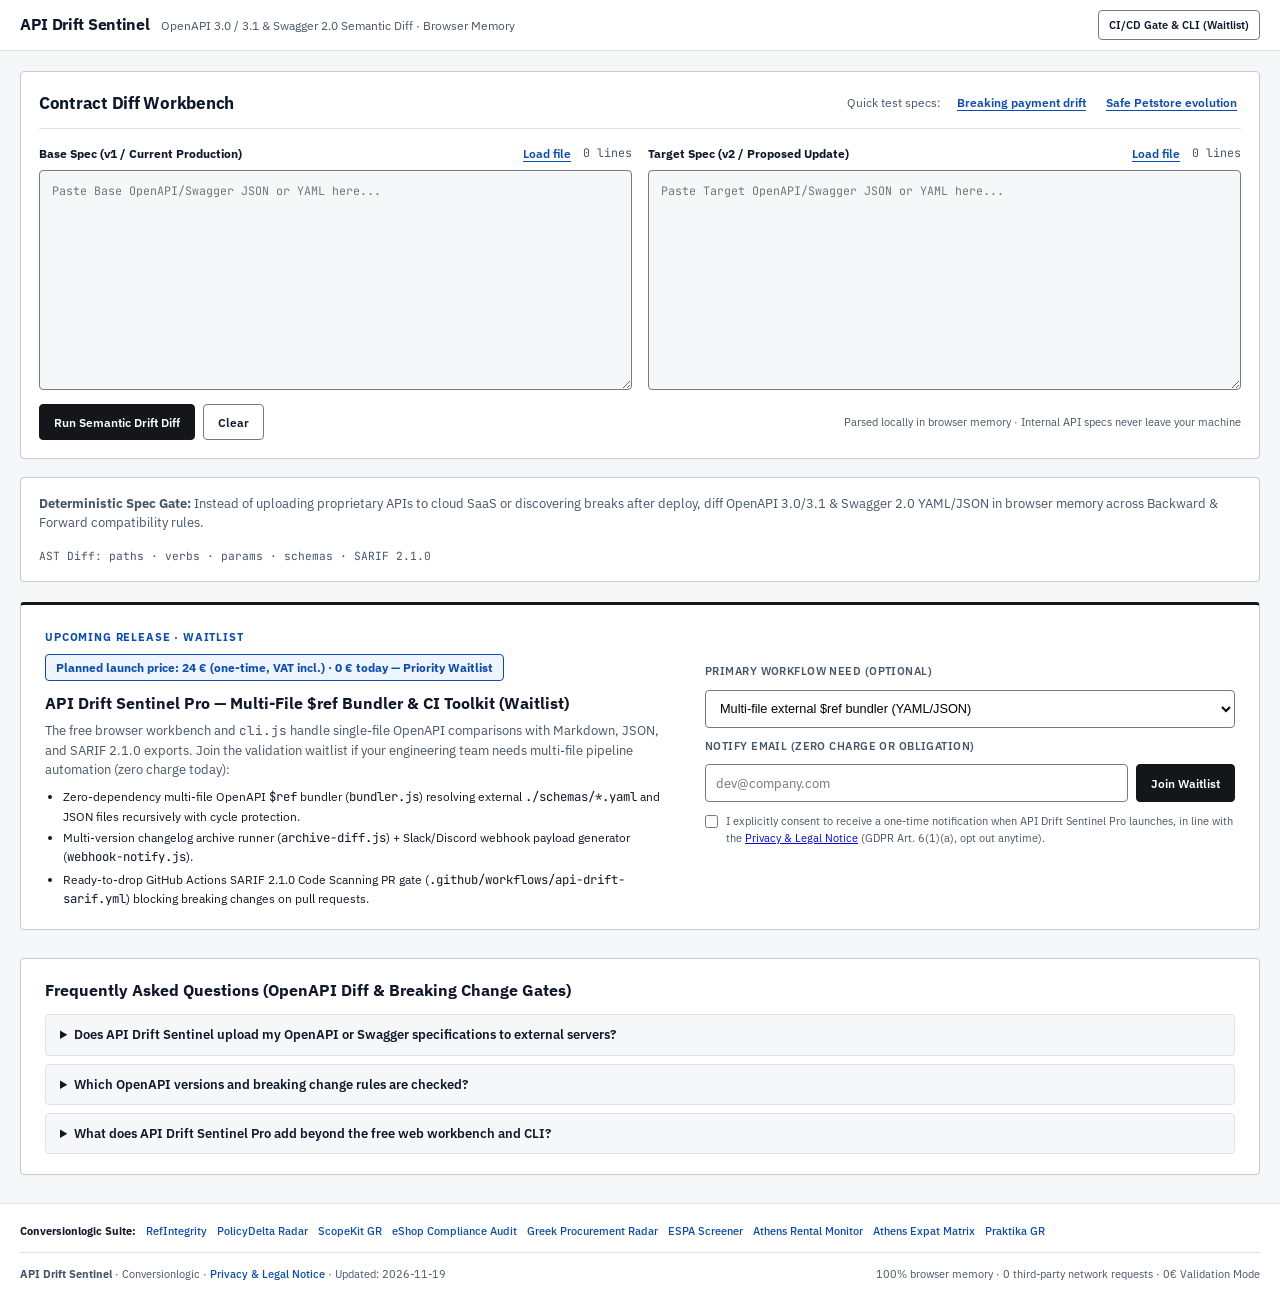
<file: index.html>
<!DOCTYPE html>
<html lang="en">
<head>
  <meta http-equiv="Content-Security-Policy" content="default-src 'none'; script-src 'self'; style-src 'self'; img-src 'self' data:; font-src 'self'; connect-src https://conversionlogic-waitlist.conversionlogic.workers.dev; base-uri 'none'; form-action 'self' https://conversionlogic-waitlist.conversionlogic.workers.dev">
  <meta charset="UTF-8" />
  <meta name="viewport" content="width=device-width, initial-scale=1.0" />
  <meta name="google-site-verification" content="TbQiOlV9inpmQskmAp9DLlirtIKnQA6jMJTxacC56JY" />
  <meta name="robots" content="index, follow" />
  <title>API Drift Sentinel — OpenAPI 3.1 &amp; Swagger Breaking Change Diff Workbench</title>
  <meta name="description" content="Free local-first OpenAPI 3.0/3.1 and Swagger 2.0 breaking change detector. Parse YAML 1.2 and JSON ASTs in browser memory, verify backward and forward schema compatibility, and export Markdown, JSON, or SARIF 2.1.0." />
  <link rel="canonical" href="https://mitsaken.github.io/api-drift-sentinel/" />
  <meta property="og:type" content="website" />
  <meta property="og:site_name" content="Conversionlogic" />
  <meta property="og:title" content="API Drift Sentinel — OpenAPI &amp; Swagger Breaking Change Detector" />
  <meta property="og:description" content="Detect breaking API contract drift, removed endpoints, enum narrowing, and required-field mutations across OpenAPI 3.0/3.1 &amp; Swagger 2.0 directly in browser memory." />
  <meta property="og:url" content="https://mitsaken.github.io/api-drift-sentinel/" />
  <meta name="twitter:card" content="summary" />
  <meta name="twitter:title" content="API Drift Sentinel — OpenAPI Breaking Change Workbench" />
  <meta name="twitter:description" content="Zero-upload semantic AST diff for OpenAPI 3.0/3.1 &amp; Swagger 2.0 with YAML 1.2 parsing and SARIF 2.1.0 export." />
  <script type="application/ld+json">
  {
    "@context": "https://schema.org",
    "@graph": [
      {
        "@type": "SoftwareApplication",
        "name": "API Drift Sentinel",
        "applicationCategory": "DeveloperApplication",
        "operatingSystem": "Web Browser",
        "url": "https://mitsaken.github.io/api-drift-sentinel/",
        "description": "Local-first semantic AST diff workbench for OpenAPI 3.0, 3.1, and Swagger 2.0 specs with self-hosted YAML 1.2 parsing, backward and forward compatibility rules, SemVer guidance, and SARIF 2.1.0 export.",
        "offers": {
          "@type": "Offer",
          "price": "0",
          "priceCurrency": "EUR"
        },
        "publisher": {
          "@type": "Organization",
          "name": "Conversionlogic"
        }
      },
      {
        "@type": "FAQPage",
        "mainEntity": [
          {
            "@type": "Question",
            "name": "Does API Drift Sentinel upload my OpenAPI or Swagger specifications to external servers?",
            "acceptedAnswer": {
              "@type": "Answer",
              "text": "No. Specification parsing, internal $ref resolution, and AST diffing execute strictly inside your local browser memory with zero backend upload and zero third-party network requests."
            }
          },
          {
            "@type": "Question",
            "name": "Which OpenAPI versions and breaking change rules are checked?",
            "acceptedAnswer": {
              "@type": "Answer",
              "text": "API Drift Sentinel supports OpenAPI 3.0, OpenAPI 3.1 (including type-null union equivalence), and Swagger 2.0 in JSON or YAML 1.2. It checks removed paths and methods, security schemes, request/response media types, asymmetric enum mutations, allOf/oneOf/anyOf composition, and readOnly/writeOnly rules."
            }
          },
          {
            "@type": "Question",
            "name": "What does API Drift Sentinel Pro add beyond the free web workbench and CLI?",
            "acceptedAnswer": {
              "@type": "Answer",
              "text": "The free web app and cli.js handle single-file specs with Markdown, JSON, and SARIF 2.1.0 output. API Drift Sentinel Pro (planned 24 EUR one-time launch price, currently 0 EUR Priority Waitlist) adds a zero-dependency multi-file $ref bundler for split YAML/JSON folders, multi-version changelog archive tooling, Slack/Discord webhook payload formatting, and GitHub Actions SARIF PR gates."
            }
          }
        ]
      }
    ]
  }
  </script>
  <link rel="stylesheet" href="styles.css" />
</head>
<body>

  <!-- COMPACT 50px HEADER -->
  <header class="site-header no-print">
    <div class="header-inner">
      <div class="brand-lockup">
        <a href="#" class="brand-title">API Drift Sentinel</a>
        <span class="brand-subtitle">OpenAPI 3.0 / 3.1 &amp; Swagger 2.0 Semantic Diff · Browser Memory</span>
      </div>
      <div class="header-actions">
        <a href="#pro-waitlist" class="btn btn-secondary btn-sm">CI/CD Gate &amp; CLI (Waitlist)</a>
      </div>
    </div>
  </header>

  <main class="workbench-main">

    <!-- SPEC INPUTS -->
    <section class="spec-panel no-print" aria-label="OpenAPI spec comparison workbench">
      <div class="spec-bar">
        <h1 class="workbench-h1">Contract Diff Workbench</h1>
        <div class="samples-row">
          <span>Quick test specs:</span>
          <button type="button" class="text-action" data-sample="breaking">Breaking payment drift</button>
          <button type="button" class="text-action" data-sample="non_breaking">Safe Petstore evolution</button>
        </div>
      </div>

      <div class="specs-grid">
        <div class="spec-col">
          <div class="spec-col-head">
            <label for="specAInput" class="spec-label">Base Spec (v1 / Current Production)</label>
            <div class="spec-meta tnum">
              <label for="fileSpecA" class="text-action pointer">Load file</label>
              <input type="file" id="fileSpecA" accept=".json,.yaml,.yml" hidden />
              <span id="lenSpecA" class="mono">0 lines</span>
            </div>
          </div>
          <textarea id="specAInput" class="spec-textarea" rows="10" placeholder="Paste Base OpenAPI/Swagger JSON or YAML here..."></textarea>
        </div>

        <div class="spec-col">
          <div class="spec-col-head">
            <label for="specBInput" class="spec-label">Target Spec (v2 / Proposed Update)</label>
            <div class="spec-meta tnum">
              <label for="fileSpecB" class="text-action pointer">Load file</label>
              <input type="file" id="fileSpecB" accept=".json,.yaml,.yml" hidden />
              <span id="lenSpecB" class="mono">0 lines</span>
            </div>
          </div>
          <textarea id="specBInput" class="spec-textarea" rows="10" placeholder="Paste Target OpenAPI/Swagger JSON or YAML here..."></textarea>
        </div>
      </div>

      <div class="actions-bar">
        <div class="btn-group-wrap">
          <button type="button" id="runDiffBtn" class="btn btn-carbon">Run Semantic Drift Diff</button>
          <button type="button" id="clearSpecsBtn" class="btn btn-secondary">Clear</button>
        </div>
        <span class="muted-xs">
          Parsed locally in browser memory · Internal API specs never leave your machine
        </span>
      </div>
    </section>

    <!-- EMPTY NOTE BEFORE FIRST RUN -->
    <div id="emptyStateNote" class="empty-note no-print">
      <span><strong>Deterministic Spec Gate:</strong> Instead of uploading proprietary APIs to cloud SaaS or discovering breaks after deploy, diff OpenAPI 3.0/3.1 &amp; Swagger 2.0 YAML/JSON in browser memory across Backward &amp; Forward compatibility rules.</span>
      <span class="mono muted-xs">AST Diff: paths · verbs · params · schemas · SARIF 2.1.0</span>
    </div>

    <div class="print-only">
      <h1 class="workbench-h1">API Drift Sentinel — Breaking Change Report</h1>
      <p class="muted-sm">Client-side semantic AST comparison report</p>
    </div>

    <!-- RESULTS WORKBENCH -->
    <section id="resultsSection" class="results-section" hidden aria-label="Diff analysis results">

      <div id="sampleDemoBanner" class="callout callout-sample no-print" hidden>
        <strong>Sample Demo Dataset:</strong> Displaying semantic diff output for built-in test OpenAPI specs. Paste your own v1 and v2 specifications above to audit live contracts.
      </div>

      <div id="breakingAlertBanner" class="callout callout-breaking" hidden>
        <div>
          <div class="callout-title">Breaking Changes Detected — Major SemVer Increment Required</div>
          <p class="muted-sm mt-1">This diff contains contract mutations that may break existing SDKs or client consumers.</p>
        </div>
        <button type="button" id="btn-inspect-breaking" class="btn btn-secondary btn-sm no-print">Filter Breaking Only</button>
      </div>

      <!-- Summary Strip -->
      <div class="metrics-strip tnum">
        <div class="metric-cell">
          <div class="metric-label">Stability Score</div>
          <div id="scoreValue" class="metric-val">--</div>
          <div id="scoreLabel" class="metric-sub">Awaiting diff</div>
        </div>
        <div class="metric-cell" id="breakingCard">
          <div class="metric-label">Breaking Changes</div>
          <div id="statBreaking" class="metric-val is-fail">--</div>
          <div id="statBreakingSub" class="metric-sub">Pending diff</div>
        </div>
        <div class="metric-cell">
          <div class="metric-label">Non-Breaking</div>
          <div id="statNonBreaking" class="metric-val">--</div>
          <div class="metric-sub">Backward-compatible additions</div>
        </div>
        <div class="metric-cell">
          <div class="metric-label">Recommended SemVer</div>
          <div id="statSemVer" class="metric-val">--</div>
          <div id="statSemVerSub" class="metric-sub">Pending diff</div>
        </div>
      </div>

      <!-- Filter & Export Bar -->
      <div class="toolbar no-print">
        <div class="filter-group tnum">
          <button type="button" id="filter-ALL" class="filter-btn is-active" data-filter="ALL">All (<span id="count-ALL">0</span>)</button>
          <button type="button" id="filter-BREAKING" class="filter-btn" data-filter="BREAKING">Breaking (<span id="count-BREAKING">0</span>)</button>
          <button type="button" id="filter-NON_BREAKING" class="filter-btn" data-filter="NON_BREAKING">Non-Breaking (<span id="count-NON_BREAKING">0</span>)</button>
        </div>
        <div class="export-group">
          <button type="button" id="btn-dl-md" class="btn btn-secondary btn-sm">Export Changelog (.md)</button>
          <button type="button" id="btn-dl-json" class="btn btn-secondary btn-sm">Export JSON</button>
          <button type="button" id="btn-dl-sarif" class="btn btn-secondary btn-sm">Export SARIF</button>
          <button type="button" id="btn-print" class="btn btn-carbon btn-sm">Print / PDF</button>
        </div>
      </div>

      <!-- Split Rail + Carbon Diff Output -->
      <div class="diff-split">
        <aside class="endpoint-rail no-print" aria-label="Affected contract paths">
          <div class="rail-head">Affected Paths</div>
          <div id="endpointRailList" class="endpoint-list"></div>
        </aside>

        <div class="carbon-diff-pane">
          <div class="carbon-pane-head">
            <span class="mono">SEMANTIC DIFF STREAM</span>
            <span id="paneSummaryMeta" class="mono tnum">0 items</span>
          </div>
          <div id="changesContainer" class="diff-list"></div>
        </div>
      </div>

    </section>

  </main>

  <!-- STATIC WAITLIST SECTION (0-EUR VALIDATION MODE) -->
  <section id="pro-waitlist" class="waitlist-section no-print" aria-labelledby="waitlist-heading">
    <div class="waitlist-card">
      <div>
        <span class="kicker">Upcoming Release · Waitlist</span>
        <div><span class="price-badge-pill">Planned launch price: 24 € (one-time, VAT incl.) · 0 € today — Priority Waitlist</span></div>
        <h2 id="waitlist-heading" class="waitlist-title">API Drift Sentinel Pro — Multi-File $ref Bundler &amp; CI Toolkit (Waitlist)</h2>
        <p class="waitlist-desc">
          The free browser workbench and <span class="mono">cli.js</span> handle single-file OpenAPI comparisons with Markdown, JSON, and SARIF 2.1.0 exports. Join the validation waitlist if your engineering team needs multi-file pipeline automation (zero charge today):
        </p>
        <ul class="waitlist-features">
          <li>Zero-dependency multi-file OpenAPI <span class="mono">$ref</span> bundler (<span class="mono">bundler.js</span>) resolving external <span class="mono">./schemas/*.yaml</span> and JSON files recursively with cycle protection.</li>
          <li>Multi-version changelog archive runner (<span class="mono">archive-diff.js</span>) + Slack/Discord webhook payload generator (<span class="mono">webhook-notify.js</span>).</li>
          <li>Ready-to-drop GitHub Actions SARIF 2.1.0 Code Scanning PR gate (<span class="mono">.github/workflows/api-drift-sarif.yml</span>) blocking breaking changes on pull requests.</li>
        </ul>
      </div>

      <form id="proWaitlistForm" class="waitlist-form" data-project="api-drift-sentinel" novalidate>
        <label for="proWaitlistAdvice" class="field-label">Primary workflow need (optional)</label>
        <select id="proWaitlistAdvice" class="field-input">
          <option value="multifile_ref_bundler">Multi-file external $ref bundler (YAML/JSON)</option>
          <option value="github_actions_sarif">GitHub Actions SARIF 2.1.0 PR gate</option>
          <option value="archive_webhooks">Multi-version changelog archive &amp; Slack/Discord webhooks</option>
        </select>
        <label for="proWaitlistEmail" class="field-label">Notify email (zero charge or obligation)</label>
        <div class="waitlist-input-row">
          <input type="email" id="proWaitlistEmail" class="field-input" placeholder="dev@company.com" required />
          <button type="submit" id="proWaitlistSubmit" class="btn btn-carbon">Join Waitlist</button>
        </div>
        <label class="waitlist-consent">
          <input type="checkbox" id="proWaitlistConsent" required />
          <span>I explicitly consent to receive a one-time notification when API Drift Sentinel Pro launches, in line with the <a href="privacy.html">Privacy &amp; Legal Notice</a> (GDPR Art. 6(1)(a), opt out anytime).</span>
        </label>
        <p id="proWaitlistMsg" class="waitlist-msg" role="status" aria-live="polite"></p>
      </form>
    </div>
  </section>

  <!-- FAQ SECTION -->
  <section class="faq-section no-print" aria-label="Frequently Asked Questions">
    <div class="faq-card">
      <h2 class="faq-heading">Frequently Asked Questions (OpenAPI Diff &amp; Breaking Change Gates)</h2>
      <div class="faq-list">
        <details class="faq-item">
          <summary>Does API Drift Sentinel upload my OpenAPI or Swagger specifications to external servers?</summary>
          <p>No. Specification parsing, internal <span class="mono">$ref</span> resolution, and AST diffing execute strictly inside your local browser memory with zero backend upload and zero third-party network requests.</p>
        </details>
        <details class="faq-item">
          <summary>Which OpenAPI versions and breaking change rules are checked?</summary>
          <p>API Drift Sentinel supports OpenAPI 3.0, OpenAPI 3.1 (including type-null union equivalence), and Swagger 2.0 in JSON or YAML 1.2. It checks removed paths and methods, security schemes, request/response media types, asymmetric enum mutations, <span class="mono">allOf</span>/<span class="mono">oneOf</span>/<span class="mono">anyOf</span> composition, and <span class="mono">readOnly</span>/<span class="mono">writeOnly</span> rules.</p>
        </details>
        <details class="faq-item">
          <summary>What does API Drift Sentinel Pro add beyond the free web workbench and CLI?</summary>
          <p>The free web app and <span class="mono">cli.js</span> handle single-file specs with Markdown, JSON, and SARIF 2.1.0 output. API Drift Sentinel Pro (planned 24 EUR one-time launch price, currently 0 EUR Priority Waitlist) adds a zero-dependency multi-file <span class="mono">$ref</span> bundler for split YAML/JSON folders, multi-version changelog archive tooling, Slack/Discord webhook payload formatting, and GitHub Actions SARIF PR gates.</p>
        </details>
      </div>
    </div>
  </section>

  <!-- FOOTER -->
  <footer class="site-footer no-print">
    <nav class="footer-tools-nav" aria-label="Conversionlogic Developer and Audit Suite">
      <strong>Conversionlogic Suite:</strong>
      <a class="footer-tool-link" href="https://mitsaken.github.io/refintegrity/" target="_blank" rel="noopener noreferrer">RefIntegrity</a>
      <a class="footer-tool-link" href="https://mitsaken.github.io/policydelta-radar/" target="_blank" rel="noopener noreferrer">PolicyDelta Radar</a>
      <a class="footer-tool-link" href="https://scopekit-gr.pages.dev/" target="_blank" rel="noopener noreferrer">ScopeKit GR</a>
      <a class="footer-tool-link" href="https://eshop-compliance-doctor.pages.dev/" target="_blank" rel="noopener noreferrer">eShop Compliance Audit</a>
      <a class="footer-tool-link" href="https://greek-procurement-radar.pages.dev/" target="_blank" rel="noopener noreferrer">Greek Procurement Radar</a>
      <a class="footer-tool-link" href="https://espa-screener-gr.pages.dev/" target="_blank" rel="noopener noreferrer">ESPA Screener</a>
      <a class="footer-tool-link" href="https://athens-rental-monitor.pages.dev/" target="_blank" rel="noopener noreferrer">Athens Rental Monitor</a>
      <a class="footer-tool-link" href="https://athens-relocation-matrix.pages.dev/" target="_blank" rel="noopener noreferrer">Athens Expat Matrix</a>
      <a class="footer-tool-link" href="https://praktika-gr.pages.dev/" target="_blank" rel="noopener noreferrer">Praktika GR</a>
    </nav>
    <div class="footer-inner">
      <span><strong>API Drift Sentinel</strong> · Conversionlogic · <a href="privacy.html" class="footer-tool-link">Privacy &amp; Legal Notice</a> · Updated: 2026-11-19</span>
      <span>100% browser memory · 0 third-party network requests · 0€ Validation Mode</span>
    </div>
  </footer>

  <script src="engine.js"></script>
  <script src="app.js"></script>
</body>
</html>
</file>
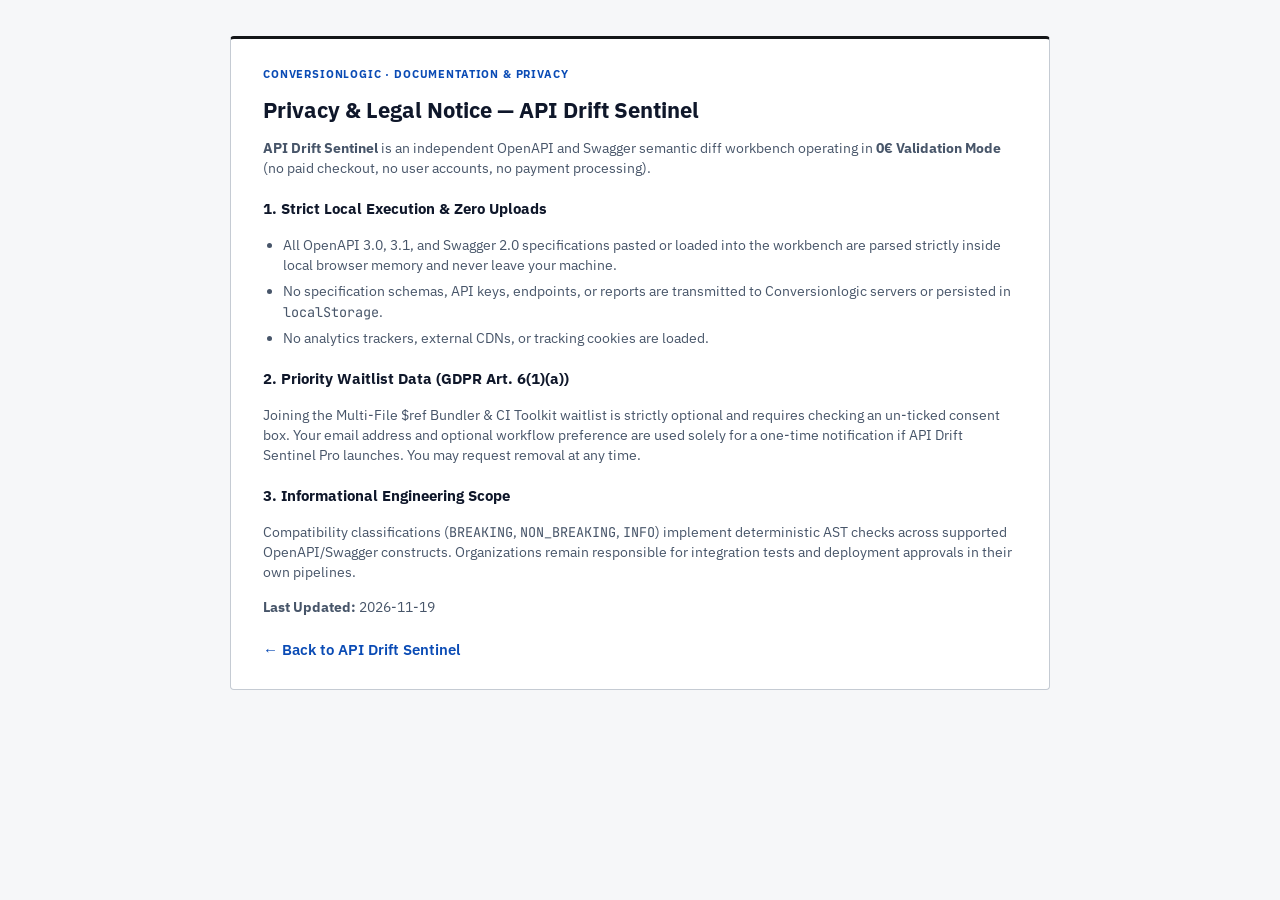
<file: privacy.html>
<!DOCTYPE html>
<html lang="en">
<head>
  <meta http-equiv="Content-Security-Policy" content="default-src 'none'; script-src 'self'; style-src 'self'; img-src 'self' data:; font-src 'self'; connect-src 'none'; base-uri 'none'; form-action 'none'">
  <meta charset="UTF-8" />
  <meta name="viewport" content="width=device-width, initial-scale=1.0" />
  <title>Privacy &amp; Legal Notice | API Drift Sentinel</title>
  <meta name="description" content="Privacy notice, 100% browser memory guarantee, GDPR Art. 6(1)(a) waitlist terms, and informational scope for API Drift Sentinel." />
  <link rel="canonical" href="https://mitsaken.github.io/api-drift-sentinel/privacy.html" />
  <link rel="stylesheet" href="styles.css" />
</head>
<body>
  <main class="legal-card">
    <span class="kicker">Conversionlogic · Documentation &amp; Privacy</span>
    <h1>Privacy &amp; Legal Notice — API Drift Sentinel</h1>
    <p><strong>API Drift Sentinel</strong> is an independent OpenAPI and Swagger semantic diff workbench operating in <strong>0€ Validation Mode</strong> (no paid checkout, no user accounts, no payment processing).</p>

    <h2>1. Strict Local Execution &amp; Zero Uploads</h2>
    <ul>
      <li>All OpenAPI 3.0, 3.1, and Swagger 2.0 specifications pasted or loaded into the workbench are parsed strictly inside local browser memory and never leave your machine.</li>
      <li>No specification schemas, API keys, endpoints, or reports are transmitted to Conversionlogic servers or persisted in <span class="mono">localStorage</span>.</li>
      <li>No analytics trackers, external CDNs, or tracking cookies are loaded.</li>
    </ul>

    <h2>2. Priority Waitlist Data (GDPR Art. 6(1)(a))</h2>
    <p>Joining the Multi-File $ref Bundler &amp; CI Toolkit waitlist is strictly optional and requires checking an un-ticked consent box. Your email address and optional workflow preference are used solely for a one-time notification if API Drift Sentinel Pro launches. You may request removal at any time.</p>

    <h2>3. Informational Engineering Scope</h2>
    <p>Compatibility classifications (<span class="mono">BREAKING</span>, <span class="mono">NON_BREAKING</span>, <span class="mono">INFO</span>) implement deterministic AST checks across supported OpenAPI/Swagger constructs. Organizations remain responsible for integration tests and deployment approvals in their own pipelines.</p>

    <p><strong>Last Updated:</strong> 2026-11-19</p>
    <a href="./" class="legal-back">&larr; Back to API Drift Sentinel</a>
  </main>
</body>
</html>
</file>
<file: styles.css>
/* API Drift Sentinel — Stripe / GitHub PR Contract Diff Workbench */

@font-face {
  font-family: "IBM Plex Sans Local";
  src: url("./assets/fonts/ibm-plex-sans-var.woff2") format("woff2");
  font-weight: 100 700;
  font-style: normal;
  font-display: swap;
}

@font-face {
  font-family: "JetBrains Mono Local";
  src: url("./assets/fonts/jetbrains-mono-var.woff2") format("woff2");
  font-weight: 100 700;
  font-style: normal;
  font-display: swap;
}

:root {
  color-scheme: light;
  --bg-canvas: #F6F7F9;
  --bg-surface: #FFFFFF;
  --bg-subtle: #EDF0F4;
  --ink-primary: #0F172A;
  --ink-muted: #475569;
  --hairline: #DFE2E7;
  --hairline-strong: #C5CBD3;
  --control-border: #767B85;
  --carbon: #141619;
  --carbon-hover: #24282E;
  --carbon-border: #2D323A;
  --carbon-text: #E2E8F0;
  --carbon-muted: #9AA4B2;
  --diff-add: #7EE2A8;
  --diff-del: #FF9AA2;
  --diff-mod: #F5C77A;
  --focus-blue: #0A4BB5;
  --accent: #0A4BB5;
  --accent-soft: #EFF5FF;
  --pass: #065F46;
  --pass-bg: #ECFDF5;
  --pass-border: #A7F3D0;
  --warn: #92400E;
  --warn-bg: #FFFBEB;
  --warn-border: #FDE68A;
  --fail: #991B1B;
  --fail-bg: #FEF2F2;
  --fail-border: #FECACA;
  --radius: 4px;
  --font-sans: "IBM Plex Sans Local", -apple-system, BlinkMacSystemFont, "Segoe UI", Roboto, sans-serif;
  --font-mono: "JetBrains Mono Local", ui-monospace, SFMono-Regular, Menlo, Consolas, monospace;
}

*, *::before, *::after {
  box-sizing: border-box;
  margin: 0;
  padding: 0;
}

html {
  font-size: 15px;
  -webkit-text-size-adjust: 100%;
  scroll-behavior: smooth;
}

body {
  font-family: var(--font-sans);
  background: var(--bg-canvas);
  color: var(--ink-primary);
  line-height: 1.5;
  min-height: 100vh;
  display: flex;
  flex-direction: column;
  -webkit-font-smoothing: antialiased;
}

.tnum { font-variant-numeric: tabular-nums; }
.mono { font-family: var(--font-mono); }

button, input, textarea { font-family: inherit; color: inherit; }

button:focus-visible,
a:focus-visible,
input:focus-visible,
textarea:focus-visible {
  outline: 2px solid var(--focus-blue);
  outline-offset: 2px;
}

[hidden] { display: none !important; }

/* Compact Header (48px) */
.site-header {
  background: var(--bg-surface);
  border-bottom: 1px solid var(--hairline);
}

.header-inner {
  max-width: 1360px;
  margin: 0 auto;
  padding: 0 20px;
  min-height: 50px;
  display: flex;
  align-items: center;
  justify-content: space-between;
  gap: 16px;
  flex-wrap: wrap;
}

.brand-lockup {
  display: flex;
  align-items: baseline;
  gap: 12px;
  flex-wrap: wrap;
}

.brand-title {
  font-size: 1.05rem;
  font-weight: 700;
  letter-spacing: -0.02em;
  color: var(--ink-primary);
  text-decoration: none;
}

.brand-subtitle {
  font-size: 0.78rem;
  color: var(--ink-muted);
}

.header-actions {
  display: flex;
  align-items: center;
  gap: 8px;
}

/* Buttons */
.btn {
  display: inline-flex;
  align-items: center;
  justify-content: center;
  gap: 6px;
  min-height: 36px;
  padding: 0 14px;
  border-radius: var(--radius);
  font-size: 0.82rem;
  font-weight: 600;
  cursor: pointer;
  text-decoration: none;
  border: 1px solid transparent;
  transition: background-color 120ms ease, border-color 120ms ease;
  white-space: nowrap;
}

.btn-carbon {
  background: var(--carbon);
  border-color: var(--carbon);
  color: #FFFFFF;
}

.btn-carbon:hover {
  background: var(--carbon-hover);
}

.btn-secondary {
  background: var(--bg-surface);
  border-color: var(--control-border);
  color: var(--ink-primary);
}

.btn-secondary:hover {
  background: var(--bg-subtle);
}

.btn-sm {
  min-height: 30px;
  padding: 0 10px;
  font-size: 0.76rem;
}

.text-action {
  background: transparent;
  border: none;
  color: var(--focus-blue);
  font-size: 0.78rem;
  font-weight: 600;
  cursor: pointer;
  padding: 2px 4px;
  text-decoration: underline;
  text-underline-offset: 3px;
}

/* Main Workbench */
.workbench-main {
  flex: 1;
  width: 100%;
  max-width: 1360px;
  margin: 0 auto;
  padding: 20px;
  display: flex;
  flex-direction: column;
  gap: 18px;
}

.spec-panel {
  background: var(--bg-surface);
  border: 1px solid var(--hairline-strong);
  border-radius: var(--radius);
  padding: 18px;
  display: flex;
  flex-direction: column;
  gap: 14px;
}

.spec-bar {
  display: flex;
  align-items: center;
  justify-content: space-between;
  gap: 12px;
  padding-bottom: 12px;
  border-bottom: 1px solid var(--hairline);
  flex-wrap: wrap;
}

.workbench-h1 {
  font-size: 1.15rem;
  font-weight: 700;
  letter-spacing: -0.015em;
  color: var(--ink-primary);
}

.samples-row {
  display: flex;
  align-items: center;
  gap: 12px;
  font-size: 0.78rem;
  color: var(--ink-muted);
  flex-wrap: wrap;
}

.specs-grid {
  display: grid;
  grid-template-columns: repeat(2, minmax(0, 1fr));
  gap: 16px;
}

@media (max-width: 900px) {
  .specs-grid {
    grid-template-columns: minmax(0, 1fr);
  }
}

.spec-col {
  display: flex;
  flex-direction: column;
  gap: 6px;
}

.spec-col-head {
  display: flex;
  align-items: center;
  justify-content: space-between;
  gap: 8px;
  font-size: 0.78rem;
  flex-wrap: wrap;
}

.spec-label {
  font-weight: 700;
  color: var(--ink-primary);
}

.spec-meta {
  display: flex;
  align-items: center;
  gap: 8px;
  color: var(--ink-muted);
}

.spec-textarea {
  width: 100%;
  min-height: 220px;
  padding: 12px;
  font-family: var(--font-mono);
  font-size: 0.78rem;
  line-height: 1.48;
  background: var(--bg-canvas);
  border: 1px solid var(--control-border);
  border-radius: var(--radius);
  color: var(--ink-primary);
  resize: vertical;
}

.actions-bar {
  display: flex;
  align-items: center;
  justify-content: space-between;
  gap: 12px;
  flex-wrap: wrap;
}

.empty-note {
  background: var(--bg-surface);
  border: 1px solid var(--hairline-strong);
  border-radius: var(--radius);
  padding: 16px 18px;
  font-size: 0.84rem;
  color: var(--ink-muted);
  display: flex;
  align-items: center;
  justify-content: space-between;
  gap: 16px;
  flex-wrap: wrap;
}

/* Results Output */
.results-section {
  display: flex;
  flex-direction: column;
  gap: 14px;
}

.callout {
  padding: 12px 14px;
  border-radius: var(--radius);
  border: 1px solid var(--hairline-strong);
  border-left-width: 3px;
  font-size: 0.82rem;
}

.callout-sample {
  background: #EDF2FA;
  border-color: #BFCFE6;
  border-left-color: var(--focus-blue);
}

.callout-breaking {
  background: var(--fail-bg);
  border-color: var(--fail-border);
  border-left-color: var(--fail);
  display: flex;
  align-items: center;
  justify-content: space-between;
  gap: 12px;
  flex-wrap: wrap;
}

.callout-title {
  font-weight: 700;
  color: var(--fail);
}

.metrics-strip {
  display: grid;
  grid-template-columns: repeat(4, minmax(0, 1fr));
  gap: 10px;
}

@media (max-width: 760px) {
  .metrics-strip {
    grid-template-columns: repeat(2, minmax(0, 1fr));
  }
}

.metric-cell {
  background: var(--bg-surface);
  border: 1px solid var(--hairline-strong);
  border-radius: var(--radius);
  padding: 12px 14px;
}

.metric-label {
  font-size: 0.7rem;
  font-weight: 700;
  text-transform: uppercase;
  letter-spacing: 0.05em;
  color: var(--ink-muted);
}

.metric-val {
  font-size: 1.45rem;
  font-weight: 700;
  color: var(--ink-primary);
  margin-top: 2px;
}

.metric-sub {
  font-size: 0.74rem;
  color: var(--ink-muted);
}

.is-pass { color: var(--pass); }
.is-fail { color: var(--fail); }

.toolbar {
  background: var(--bg-surface);
  border: 1px solid var(--hairline-strong);
  border-radius: var(--radius);
  padding: 10px 12px;
  display: flex;
  align-items: center;
  justify-content: space-between;
  gap: 10px;
  flex-wrap: wrap;
}

.filter-group,
.export-group {
  display: flex;
  align-items: center;
  gap: 6px;
  flex-wrap: wrap;
}

.filter-btn {
  padding: 4px 10px;
  border-radius: var(--radius);
  border: 1px solid var(--hairline-strong);
  background: var(--bg-canvas);
  color: var(--ink-muted);
  font-size: 0.76rem;
  font-weight: 600;
  cursor: pointer;
}

.filter-btn.is-active {
  background: var(--carbon);
  border-color: var(--carbon);
  color: #FFFFFF;
}

/* Split Endpoint Rail + Carbon Diff Pane */
.diff-split {
  display: grid;
  grid-template-columns: minmax(0, 28%) minmax(0, 72%);
  gap: 14px;
  align-items: start;
}

@media (max-width: 960px) {
  .diff-split {
    grid-template-columns: minmax(0, 1fr);
  }
}

.endpoint-rail {
  background: var(--bg-surface);
  border: 1px solid var(--hairline-strong);
  border-radius: var(--radius);
  overflow: hidden;
}

.rail-head {
  padding: 10px 12px;
  background: var(--bg-subtle);
  border-bottom: 1px solid var(--hairline);
  font-size: 0.72rem;
  font-weight: 700;
  text-transform: uppercase;
  letter-spacing: 0.05em;
  color: var(--ink-muted);
}

.endpoint-list {
  display: flex;
  flex-direction: column;
}

.endpoint-item {
  padding: 9px 12px;
  border-bottom: 1px solid var(--hairline);
  font-family: var(--font-mono);
  font-size: 0.75rem;
  color: var(--ink-primary);
  display: flex;
  align-items: center;
  justify-content: space-between;
  gap: 8px;
}

.endpoint-item:last-child { border-bottom: none; }

.tag-flat {
  font-family: var(--font-mono);
  font-size: 0.68rem;
  font-weight: 700;
  padding: 1px 6px;
  border-radius: var(--radius);
  border: 1px solid currentColor;
  white-space: nowrap;
}

.tag-breaking { color: var(--fail); background: var(--fail-bg); border-color: var(--fail-border); }
.tag-safe { color: var(--pass); background: var(--pass-bg); border-color: var(--pass-border); }

/* Signature Carbon Diff Pane (#141619) */
.carbon-diff-pane {
  background: var(--carbon);
  border: 1px solid var(--carbon-border);
  border-radius: var(--radius);
  color: var(--carbon-text);
  overflow: hidden;
}

.carbon-pane-head {
  padding: 10px 14px;
  border-bottom: 1px solid var(--carbon-border);
  display: flex;
  align-items: center;
  justify-content: space-between;
  font-size: 0.74rem;
  color: var(--carbon-muted);
}

.diff-list {
  display: flex;
  flex-direction: column;
}

.diff-entry {
  padding: 14px 16px;
  border-bottom: 1px solid var(--carbon-border);
  display: flex;
  flex-direction: column;
  gap: 6px;
}

.diff-entry:last-child { border-bottom: none; }

.diff-entry-top {
  display: flex;
  align-items: center;
  justify-content: space-between;
  gap: 8px;
  flex-wrap: wrap;
}

.diff-marker {
  font-family: var(--font-mono);
  font-size: 0.72rem;
  font-weight: 700;
  padding: 2px 7px;
  border-radius: var(--radius);
  border: 1px solid currentColor;
}

.diff-marker.BREAKING { color: var(--diff-del); }
.diff-marker.NON_BREAKING { color: var(--diff-add); }
.diff-marker.INFO { color: var(--diff-mod); }

.diff-type {
  font-family: var(--font-mono);
  font-size: 0.76rem;
  color: var(--diff-mod);
}

.diff-path {
  font-family: var(--font-mono);
  font-size: 0.76rem;
  color: var(--carbon-text);
  background: #1D2025;
  padding: 2px 7px;
  border-radius: var(--radius);
  border: 1px solid var(--carbon-border);
  word-break: break-all;
}

.diff-msg {
  font-size: 0.86rem;
  color: #FFFFFF;
}

.diff-details {
  font-size: 0.78rem;
  color: var(--carbon-muted);
}

/* Waitlist Section */
.waitlist-section {
  width: 100%;
  max-width: 1360px;
  margin: 0 auto;
  padding: 0 20px 28px;
}

.waitlist-card {
  background: var(--bg-surface);
  border: 1px solid var(--hairline-strong);
  border-top: 3px solid var(--carbon);
  border-radius: var(--radius);
  padding: 20px 24px;
  display: grid;
  grid-template-columns: minmax(0, 1.2fr) minmax(0, 1fr);
  gap: 24px;
  align-items: center;
}

@media (max-width: 820px) {
  .waitlist-card { grid-template-columns: minmax(0, 1fr); }
}

.kicker {
  font-size: 0.7rem;
  font-weight: 700;
  text-transform: uppercase;
  letter-spacing: 0.08em;
  color: var(--focus-blue);
}

.waitlist-title {
  font-size: 1.08rem;
  font-weight: 700;
  margin: 4px 0 6px;
}

.waitlist-desc {
  font-size: 0.84rem;
  color: var(--ink-muted);
  margin-bottom: 8px;
}

.waitlist-features {
  padding-left: 18px;
  font-size: 0.82rem;
  display: flex;
  flex-direction: column;
  gap: 3px;
}

.waitlist-form {
  display: flex;
  flex-direction: column;
  gap: 10px;
  min-width: 0;
  max-width: 100%;
}

.field-label {
  font-size: 0.73rem;
  font-weight: 600;
  text-transform: uppercase;
  letter-spacing: 0.04em;
  color: var(--ink-muted);
}

.field-input {
  width: 100%;
  max-width: 100%;
  min-width: 0;
  min-height: 38px;
  padding: 6px 10px;
  font-size: 0.85rem;
  background: var(--bg-surface);
  border: 1px solid var(--control-border);
  border-radius: var(--radius);
  text-overflow: ellipsis;
}

.waitlist-input-row {
  display: flex;
  gap: 8px;
}

@media (max-width: 480px) {
  .waitlist-input-row { flex-direction: column; }
}

.waitlist-consent {
  display: flex;
  align-items: flex-start;
  gap: 8px;
  font-size: 0.76rem;
  color: var(--ink-muted);
  cursor: pointer;
}

.waitlist-consent input { margin-top: 3px; flex-shrink: 0; }
.waitlist-msg { font-size: 0.8rem; font-weight: 600; min-height: 1.2em; }
.waitlist-msg.is-ok { color: var(--pass); }
.waitlist-msg.is-err { color: var(--fail); }

.price-badge-pill {
  display: inline-block;
  margin-top: 6px;
  margin-bottom: 6px;
  padding: 4px 10px;
  background: var(--accent-soft);
  border: 1px solid var(--accent);
  border-radius: var(--radius);
  font-size: 0.78rem;
  font-weight: 700;
  color: var(--accent);
}

.faq-section {
  width: 100%;
  max-width: 1360px;
  margin: 0 auto;
  padding: 0 20px 28px;
}

.faq-card {
  background: var(--bg-surface);
  border: 1px solid var(--hairline-strong);
  border-radius: var(--radius);
  padding: 20px 24px;
}

.faq-heading {
  font-size: 1.05rem;
  font-weight: 700;
  color: var(--ink-primary);
  margin-bottom: 12px;
}

.faq-list {
  display: flex;
  flex-direction: column;
  gap: 8px;
}

.faq-item {
  border: 1px solid var(--hairline);
  border-radius: var(--radius);
  background: var(--bg-canvas);
}

.faq-item summary {
  cursor: pointer;
  font-weight: 600;
  font-size: 0.86rem;
  padding: 10px 14px;
  color: var(--ink-primary);
}

.faq-item p {
  padding: 0 14px 12px;
  font-size: 0.83rem;
  color: var(--ink-muted);
  line-height: 1.5;
}

.site-footer {
  background: var(--bg-surface);
  border-top: 1px solid var(--hairline);
  padding: 18px 20px;
  font-size: 0.76rem;
  color: var(--ink-muted);
}

.footer-tools-nav {
  max-width: 1360px;
  margin: 0 auto 12px;
  padding-bottom: 12px;
  border-bottom: 1px solid var(--hairline);
  display: flex;
  align-items: center;
  flex-wrap: wrap;
  gap: 10px;
}

.footer-tools-nav strong { color: var(--ink-primary); }
.footer-tool-link { color: var(--accent); text-decoration: none; font-weight: 500; }
.footer-tool-link:hover { text-decoration: underline; }

.legal-card {
  width: 100%;
  max-width: 820px;
  margin: 36px auto;
  padding: 28px 32px;
  background: var(--bg-surface);
  border: 1px solid var(--hairline-strong);
  border-top: 3px solid var(--carbon);
  border-radius: var(--radius);
  display: flex;
  flex-direction: column;
  gap: 14px;
}

.legal-card h1 { font-size: 1.45rem; font-weight: 700; line-height: 1.25; color: var(--ink-primary); }
.legal-card h2 { font-size: 1rem; font-weight: 700; color: var(--ink-primary); margin-top: 6px; }
.legal-card ul { padding-left: 20px; display: flex; flex-direction: column; gap: 6px; }
.legal-card p, .legal-card li { font-size: 0.9rem; color: var(--ink-muted); }
.legal-back { display: inline-block; margin-top: 8px; color: var(--accent); font-weight: 600; text-decoration: none; }
.legal-back:hover { text-decoration: underline; }
@media (max-width: 600px) { .legal-card { margin: 16px auto; padding: 20px 16px; } }

.footer-inner {
  max-width: 1360px;
  margin: 0 auto;
  display: flex;
  align-items: center;
  justify-content: space-between;
  gap: 12px;
  flex-wrap: wrap;
}

.print-only { display: none; }
.pointer { cursor: pointer; }
.btn-group-wrap { display: flex; gap: 8px; flex-wrap: wrap; }
.muted-xs { font-size: 0.75rem; color: var(--ink-muted); }
.muted-sm { font-size: 0.8rem; color: var(--ink-muted); }
.mt-1 { margin-top: 2px; }
.endpoint-path { overflow: hidden; text-overflow: ellipsis; white-space: nowrap; }
.diff-header-left { display: flex; align-items: center; gap: 8px; flex-wrap: wrap; }
.diff-idx { color: var(--carbon-muted); font-size: 0.75rem; }

@media print {
  @page { size: A4 portrait; margin: 15mm; }
  body { background: #FFFFFF !important; }
  .no-print { display: none !important; }
  .print-only {
    display: block !important;
    border-bottom: 2px solid #0F172A;
    padding-bottom: 10px;
    margin-bottom: 14px;
  }
  .workbench-main { display: block !important; padding: 0 !important; max-width: 100% !important; }
  .carbon-diff-pane { background: #FFFFFF !important; color: #0F172A !important; border-color: #9CA3AF !important; }
  .diff-msg { color: #0F172A !important; }
  .diff-details { color: #475569 !important; }
  .diff-path { background: #F1F5F9 !important; color: #0F172A !important; }
  .diff-marker.BREAKING { color: #991B1B !important; }
  .diff-marker.NON_BREAKING { color: #065F46 !important; }
}
</file>
